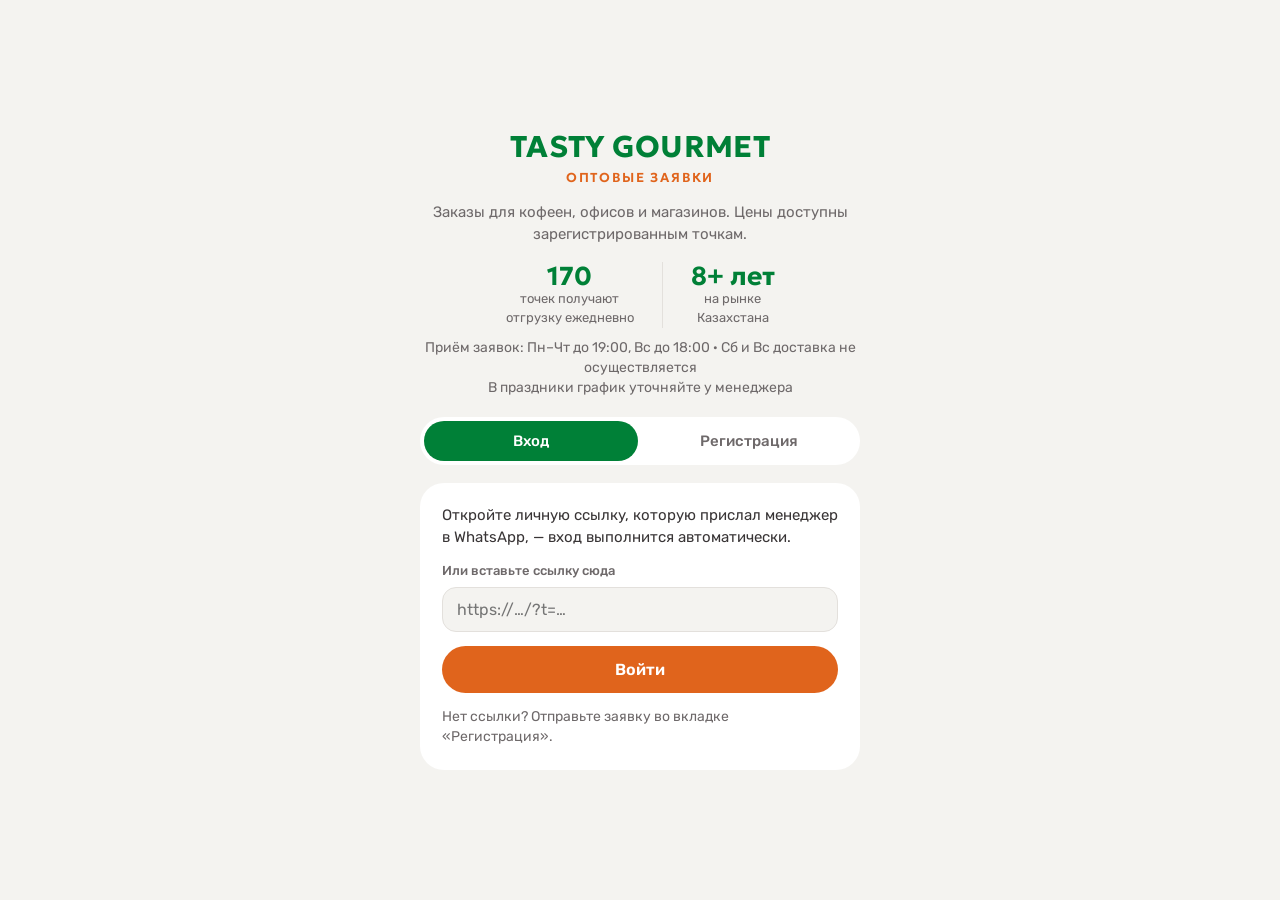
<file: index.html>
<!DOCTYPE html>
<html lang="ru">
<head>
<meta charset="utf-8">
<meta name="viewport" content="width=device-width, initial-scale=1">
<title>Tasty Gourmet — оптовые заявки</title>
<link rel="preconnect" href="https://fonts.googleapis.com">
<link rel="preconnect" href="https://fonts.gstatic.com" crossorigin>
<link href="https://fonts.googleapis.com/css2?family=Geologica:wght@400;500;600;700&family=Rubik:wght@400;500;600;700&display=swap&subset=cyrillic" rel="stylesheet">
<link rel="stylesheet" href="/shop.css">
</head>
<body>
<div id="app"><div class="boot">Загрузка…</div></div>
<script src="/config.js"></script>
<script src="/menu-order.js"></script>
<script src="/shop.js"></script>
</body>
</html>
</file>
<file: shop.css>
*{box-sizing:border-box}
html,body{margin:0;background:#f4f3f0}
body{color:#393536;font:16px/1.45 Rubik,system-ui,sans-serif}
a{color:#008037}a:hover{color:#006a2e}
input,select,textarea,button{font-family:inherit}
input::-webkit-outer-spin-button,input::-webkit-inner-spin-button{-webkit-appearance:none;margin:0}
button{cursor:pointer}
.boot{min-height:100vh;display:grid;place-items:center;color:#6e696a}
.page{min-height:100vh;padding-bottom:110px}
.geo{font-family:Geologica,sans-serif}
.green{color:#008037}.muted{color:#6e696a}
.field{display:grid;gap:6px;font-size:13px;font-weight:500;color:#6e696a}
.inp,.field input,.field textarea{font-size:16px;color:#393536;background:#f4f3f0;border:1px solid #e3e0dc;border-radius:14px;padding:12px 14px;width:100%}
.btn{border:0;border-radius:999px;padding:14px 22px;font:600 16px Rubik,sans-serif;color:#fff}
.btn-orange{background:#e0641c}.btn-orange:hover{background:#c95614}
.btn-green{background:#008037}.btn-green:hover{background:#006a2e}
.btn:disabled{opacity:.45;cursor:default}
.card{background:#fff;border-radius:24px;padding:22px;display:grid;gap:14px}
/* auth */
.auth{min-height:100vh;display:grid;place-items:center;padding:32px 16px}
.auth-in{width:100%;max-width:440px;display:grid;gap:18px}
.auth-head{display:grid;gap:6px;text-align:center}
.tabs{display:flex;gap:4px;background:#fff;padding:4px;border-radius:999px}
.tabs button{flex:1;border:0;border-radius:999px;padding:11px;font:500 15px Rubik,sans-serif}
/* header */
header.top{background:#fff;box-shadow:0 1px 0 #e3e0dc}
.wrap{max-width:1240px;margin:0 auto;padding:0 20px}
.top-row{padding:12px 20px;display:flex;align-items:center;gap:14px 20px;flex-wrap:wrap;max-width:1240px;margin:0 auto}
.logo{text-align:left;background:none;border:0;padding:0;font:700 21px/1 Geologica,sans-serif;color:#008037;text-transform:uppercase}
.rename{display:flex;align-items:center;gap:6px;background:none;border:0;padding:0;font:500 13px Rubik,sans-serif;color:#6e696a}
.rename u{font-size:12px}
.seg{display:flex;gap:2px;background:#f4f3f0;padding:3px;border-radius:999px;flex:none}
.seg button{border:0;border-radius:999px;padding:8px 14px;font:500 14px Rubik,sans-serif}
.sel{flex:1 1 200px;min-width:0;max-width:340px;font:500 14px Rubik,sans-serif;color:#393536;background:#fff;border:1px solid #e3e0dc;border-radius:999px;padding:9px 14px}
.nav{display:flex;align-items:center;gap:6px;margin-left:auto}
.nav .link{border:0;background:none;color:#393536;border-radius:999px;padding:10px 14px;font:500 15px Rubik,sans-serif}
.nav .link:hover{background:#f4f3f0}
.cart-btn{display:flex;align-items:center;gap:10px;border:0;background:#e0641c;color:#fff;border-radius:999px;padding:11px 18px;font:600 15px Rubik,sans-serif}
.cart-btn:hover{background:#c95614}
.search-row{max-width:1240px;margin:0 auto;padding:0 20px 12px;display:flex}
.search-row .search{margin-left:0;flex:1 1 auto;max-width:420px}
.chips-bar{position:sticky;top:0;z-index:20;background:#fff;box-shadow:0 1px 0 #e3e0dc;padding:8px 0}
.chips{max-width:1240px;margin:0 auto;padding:2px 20px;position:relative;display:flex;align-items:center;gap:8px;overflow-x:auto;-webkit-overflow-scrolling:touch;scrollbar-width:none}
.chips::-webkit-scrollbar{display:none}
.chips .chip{flex:none}
.closed-strip{margin-top:14px;border-radius:14px;padding:10px 16px;background:#fbe9de;color:#c95614;font:600 15px Rubik,sans-serif}
.chip{display:flex;align-items:center;gap:6px;border:1.5px solid;border-radius:999px;padding:7px 14px;font:500 14px/1.2 Rubik,sans-serif;white-space:nowrap}
.chip b{font:600 11px/1 Rubik,sans-serif;border-radius:999px;padding:3px 7px}
.search{margin-left:auto;flex:0 1 240px;min-width:160px;font-size:15px;color:#393536;background:#f4f3f0;border:1px solid transparent;border-radius:999px;padding:9px 16px}
/* menu */
main{max-width:1240px;margin:0 auto;padding:8px 20px 0}
.sched{margin-top:20px;border-radius:20px;padding:14px 18px;display:flex;align-items:center;justify-content:space-between;gap:12px 20px;flex-wrap:wrap}
.week{display:flex;gap:4px}
.week span{width:34px;height:34px;border-radius:50%;display:grid;place-items:center;font:500 13px Rubik,sans-serif}
section.cat{padding-top:28px}
h2.cat-h{display:flex;align-items:center;gap:10px;margin:0 0 16px;font:700 26px/1.1 Geologica,sans-serif;text-transform:uppercase;letter-spacing:.01em}
h2.cat-h i{width:12px;height:12px;border-radius:50%;flex:none}
.grid{display:grid;grid-template-columns:repeat(auto-fill,minmax(230px,1fr));gap:16px}
.dish{background:#fff;border-radius:22px;padding:12px 12px 14px;display:flex;flex-direction:column;gap:10px}
.ph{aspect-ratio:4/3;border-radius:16px;background:repeating-linear-gradient(135deg,#efece7 0 10px,#f7f5f1 10px 20px);display:grid;place-items:center;overflow:hidden}
.ph span{font:500 11px ui-monospace,Menlo,monospace;color:#8f8a88}
.ph img{width:100%;height:100%;object-fit:cover}
.dish-name{font:500 16px/1.3 Rubik,sans-serif;text-wrap:pretty;padding:0 4px;flex:1}
.dnum{color:#008037;font-weight:600;font-variant-numeric:tabular-nums}
.dish-row{display:flex;align-items:center;justify-content:space-between;gap:8px;padding:0 0 0 4px}
.price{font:700 18px Geologica,sans-serif;font-variant-numeric:tabular-nums;white-space:nowrap}
.add{display:flex;align-items:center;gap:4px;background:#fbe9de;border-radius:999px;padding:3px}
.add input{width:52px;height:36px;border:0;border-radius:999px;background:#fff;text-align:center;font:600 16px Rubik,sans-serif;color:#393536;padding:0}
.add button{height:36px;border:0;border-radius:999px;padding:0 14px;background:#e0641c;color:#fff;font:600 14px Rubik,sans-serif}
.add button:hover{background:#c95614}
.stepper{display:flex;align-items:center;gap:2px;background:#f4f3f0;border-radius:999px;padding:3px}
.stepper button{width:36px;height:36px;border:0;border-radius:50%;font:500 20px/1 Rubik,sans-serif}
.stepper .m{background:#fff;color:#393536}.stepper .p{background:#008037;color:#fff}
.stepper input{width:46px;height:36px;border:0;background:transparent;text-align:center;font:600 17px Rubik,sans-serif;color:#393536;padding:0}
.stepper.sm button{width:32px;height:32px;font-size:18px}.stepper.sm input{width:42px;height:32px;font-size:16px}
.certs-grid .dish{padding-bottom:16px}
.cert-title{font:600 16px/1.3 Geologica,sans-serif;color:#008037}
.cert-note{font-size:13px;color:#6e696a}
.cert-file{font-size:14px;font-weight:500}
footer.foot{margin-top:48px;padding:20px 0;border-top:1px solid #e3e0dc;display:flex;justify-content:space-between;gap:8px 24px;flex-wrap:wrap;font-size:14px;color:#6e696a}
.empty{text-align:center;color:#6e696a;padding:48px 0}
/* orders */
.orders{max-width:760px;margin:0 auto;padding:28px 20px 0;display:grid;gap:14px}
.order{background:#fff;border-radius:22px;padding:18px 20px;display:grid;gap:10px}
.order-top{display:flex;justify-content:space-between;gap:12px;flex-wrap:wrap;align-items:baseline}
.pill{font:500 12px Rubik,sans-serif;padding:3px 10px;border-radius:999px}
.timeline{list-style:none;margin:4px 0 0;padding:14px 16px;background:#f4f3f0;border-radius:16px;display:grid}
.timeline li{display:grid;grid-template-columns:18px 52px minmax(0,1fr);gap:10px;align-items:start;padding-bottom:12px}
.timeline .dot{width:12px;height:12px;border-radius:50%;margin-top:5px;box-shadow:0 0 0 3px #fff}
.btn-ghost{border:1px solid #e3e0dc;border-radius:999px;padding:8px 16px;background:#fff;color:#393536;font:500 14px Rubik,sans-serif}
.btn-ghost:hover{background:#f4f3f0}
.btn-soft{border:0;border-radius:999px;padding:9px 16px;background:#e7f2eb;color:#008037;font:600 14px Rubik,sans-serif}
.btn-soft:hover{background:#d5eadc}
/* float + modal + cart */
.float{position:fixed;left:0;right:0;bottom:20px;z-index:15;display:flex;justify-content:center;padding:0 16px;pointer-events:none}
.float button{pointer-events:auto;display:flex;align-items:center;gap:16px;width:100%;max-width:440px;border:0;border-radius:999px;padding:14px 22px;background:#e0641c;color:#fff;box-shadow:0 10px 30px rgba(224,100,28,.35)}
.float button:hover{background:#c95614}
.shade{position:fixed;inset:0;background:rgba(36,33,34,.45)}
.modal{position:fixed;left:50%;top:50%;transform:translate(-50%,-50%);z-index:51;width:min(440px,calc(100vw - 32px));max-height:calc(100vh - 32px);overflow:auto;background:#fff;border-radius:24px;padding:22px;display:grid;gap:14px}
.modal-h,.cart-h{display:flex;justify-content:space-between;align-items:center;gap:12px}
.x{width:36px;height:36px;border:0;border-radius:50%;background:#f4f3f0;color:#393536;font:400 20px/1 Rubik,sans-serif}
.pick{display:flex;align-items:center;gap:12px;text-align:left;border:1.5px solid;border-radius:16px;padding:12px 14px;font:500 15px Rubik,sans-serif;color:#393536}
.pick i{width:18px;height:18px;border-radius:50%;border:2px solid;flex:none}
aside.cart{position:fixed;top:0;right:0;bottom:0;z-index:41;width:min(460px,100vw);height:100vh;height:100dvh;max-height:100dvh;background:#f4f3f0;display:flex;flex-direction:column;overflow:hidden}
.cart-h{padding:18px 20px;background:#fff}
.cart-body{flex:1 1 auto;min-height:0;overflow-y:auto;-webkit-overflow-scrolling:touch;overscroll-behavior:contain;touch-action:pan-y;padding:14px 14px 16px;display:grid;gap:12px;align-content:start}
.cart-h,.cart-foot{flex:none}
body.lock{overflow:hidden;overscroll-behavior:none}
.lines{background:#fff;border-radius:20px;overflow:hidden}
.line{display:grid;grid-template-columns:minmax(0,1fr) auto;gap:6px 12px;align-items:center;padding:12px 14px;border-top:1px solid #efece7}
.line .rm{justify-self:start;border:0;background:none;padding:2px 0;color:#6e696a;font-size:13px}
.line .rm:hover{color:#b53137}
.box{background:#fff;border-radius:20px;padding:14px;display:grid;gap:10px}
.cart-foot{background:#fff;padding:16px 20px 20px;display:grid;gap:12px;box-shadow:0 -6px 20px rgba(57,53,54,.06)}
.bar{height:6px;border-radius:999px;background:#efece7;overflow:hidden}.bar div{height:100%;border-radius:999px}
.center{flex:1;display:grid;place-content:center;gap:12px;padding:32px;text-align:center}
.err{background:#f6e3e4;color:#b53137;border-radius:14px;padding:10px 14px;font-size:14px}
@media(max-width:560px){.nav .link.hide-sm{display:none}.search-row{padding:0 14px 10px}.search-row .search{max-width:none;padding:8px 14px}.chips{padding:2px 14px}}

.oitems{display:grid;font-size:14px}
.oi{display:grid;grid-template-columns:minmax(0,1fr) auto 92px;gap:12px;align-items:baseline;padding:5px 0;border-top:1px solid #f1eeea}
.oi:first-child{border-top:0}
.oi-q{color:#6e696a;font-variant-numeric:tabular-nums}
.oi-s{text-align:right;font-weight:500;font-variant-numeric:tabular-nums}

/* нижняя панель заказа (вместо отдельной корзины) */
.page{padding-bottom:170px}
.obar{position:fixed;left:0;right:0;bottom:0;z-index:30;background:#fff;box-shadow:0 -8px 24px rgba(57,53,54,.14);padding:10px 14px calc(10px + env(safe-area-inset-bottom))}
.obar-in{max-width:960px;margin:0 auto;display:grid;gap:8px}
.obar-panel{max-height:42vh;max-height:42dvh;overflow-y:auto;-webkit-overflow-scrolling:touch;overscroll-behavior:contain;background:#f4f3f0;border-radius:16px;padding:8px}
.obar-row{display:flex;align-items:center;gap:12px}
.obar-sum{flex:1;min-width:0;text-align:left;border:0;background:none;padding:2px 0;color:#393536;font:inherit}
.obar-sum u{text-decoration-thickness:1px;text-underline-offset:2px}
.obar .btn[disabled]{opacity:.5}
@media(max-width:420px){.obar .btn-orange{padding:14px 16px;font-size:15px}}

/* компактный вид: больше блюд на экране, меньше места под шапку */
.grid{grid-template-columns:repeat(auto-fill,minmax(320px,1fr));gap:8px 12px}
.dish-card{flex-direction:row;align-items:center;gap:12px;padding:8px 10px 8px 14px;border-radius:16px}
.dish-card .ph{width:56px;height:56px;aspect-ratio:auto;border-radius:12px;flex:none}
.dish-main{flex:1;min-width:0;display:grid;gap:2px;align-content:center}
.dish-card .dish-name{font:500 15px/1.25 Rubik,sans-serif;padding:0;flex:none}
.dish-card .price{font-size:16px}
.dish-ctl{flex:none}
.dish-card .add input{width:40px;height:34px;font-size:15px}
.dish-card .add button{height:34px;padding:0 12px;font-size:14px}
.dish-card .stepper button{width:34px;height:34px}
.dish-card .stepper input{width:38px;height:34px;font-size:16px}
section.cat{padding-top:16px}
h2.cat-h{font-size:22px;margin:0 0 10px}
.search-row{gap:8px;flex-wrap:wrap}
.search-row .search{flex:1 1 180px;max-width:none}
.note{flex:2 1 260px;min-width:0;font-size:15px;color:#393536;background:#f4f3f0;border:1px solid transparent;border-radius:999px;padding:9px 16px}
@media(max-width:560px){
  .top-row{padding:8px 14px;gap:4px 10px}
  .logo{font-size:18px}
  .nav{gap:0}.nav .link{padding:6px 8px;font-size:14px}
  .seg button{padding:6px 12px;font-size:13px}.sel{flex:1 1 140px;padding:7px 12px}
  .search-row{padding:0 14px 8px}.search-row .search,.note{flex:1 1 100%;padding:8px 14px;font-size:14px}
  .chips-bar{padding:6px 0}.chip{padding:6px 12px;font-size:13px}
  main{padding:0 12px}
  .grid{grid-template-columns:1fr}
  .closed-strip{margin-top:8px;padding:8px 12px;font-size:14px}
}

/* комментарий заметнее */
.note-box{flex:1 1 100%;display:grid;gap:3px;background:#fff6e8;border:1.5px solid #e0641c;border-radius:16px;padding:6px 12px 8px}
.note-box>span{font:600 12px Rubik,sans-serif;color:#c95614;text-transform:uppercase;letter-spacing:.03em}
.note-box .note{background:transparent;border:0;border-radius:0;padding:2px 0;flex:none;width:100%;font-size:16px}
.note-box .note::placeholder{color:#b39a86}
/* проверка заявки перед отправкой */
.modal.review{display:flex;flex-direction:column;gap:10px;overflow:hidden;max-height:calc(100vh - 24px);max-height:calc(100dvh - 24px)}
.modal.review>*{flex:none}
.modal.review>.rv-list{flex:1 1 auto}
.rv-where{font-size:14px;color:#6e696a}
.rv-list{overflow-y:auto;-webkit-overflow-scrolling:touch;overscroll-behavior:contain;border-top:1px solid #efece7;border-bottom:1px solid #efece7;min-height:0}
.rv-row{display:grid;grid-template-columns:minmax(0,1fr) auto 78px;gap:8px;align-items:baseline;padding:5px 0;font-size:14px;line-height:1.3;border-top:1px solid #f4f3f0}
.rv-row:first-child{border-top:0}
.rv-q{color:#6e696a;font-variant-numeric:tabular-nums}.rv-s{text-align:right;font-weight:600;font-variant-numeric:tabular-nums;white-space:nowrap}
.rv-comment{background:#fff6e8;border-radius:12px;padding:8px 12px;font-size:14px}
.rv-total{display:flex;justify-content:space-between;align-items:baseline}.rv-total b{font-size:24px}
.rv-btns{display:grid;grid-template-columns:1fr 2fr;gap:10px}.rv-btns .btn{padding:14px}
.modal.review{width:min(480px,calc(100vw - 20px))}

/* график работы и день меню */
.day-pill{display:inline-block;margin-top:12px;border-radius:999px;padding:7px 16px;background:#008037;color:#fff;font:700 14px Geologica,sans-serif;text-transform:uppercase;letter-spacing:.03em}
.holiday-strip{display:block;width:100%;text-align:left;margin-top:10px;border:0;border-radius:14px;padding:9px 14px;background:#fff6e8;color:#c95614;font:600 14px/1.3 Rubik,sans-serif}
.sch-card{background:#fff;border-radius:20px;padding:14px 16px;display:grid;gap:10px;margin-bottom:12px}
.sch-row{display:grid;grid-template-columns:130px minmax(0,1fr);gap:10px;align-items:baseline}
.sch-k{font:600 13px Rubik,sans-serif;color:#6e696a;text-transform:uppercase;letter-spacing:.03em}
.sch-v{font:500 16px/1.35 Rubik,sans-serif}
.sch-card .week{margin-top:4px}
.week span{background:#f4f3f0;color:#393536}.week span.off{background:transparent;color:#a8a2a0;box-shadow:inset 0 0 0 1px #d9d5d0}.week span.today{box-shadow:inset 0 0 0 2px #008037}
.sch-hol{background:#fff6e8;border:1.5px solid #e0641c}
.sch-h{font:700 14px Geologica,sans-serif;color:#c95614;text-transform:uppercase}
.sch-hr{font:500 16px/1.35 Rubik,sans-serif}
@media(max-width:420px){.sch-row{grid-template-columns:1fr;gap:2px}}
@media(max-width:560px){.nav{flex:1 1 100%;max-width:100%;overflow-x:auto;scrollbar-width:none;margin-left:0}.nav::-webkit-scrollbar{display:none}.nav .link{flex:none;white-space:nowrap}}

.obar-clear{border:0;background:none;padding:0;font:500 13px Rubik,sans-serif;color:#b53137;text-decoration:underline;text-underline-offset:2px}

.oc{background:#fff6e8;border-radius:12px;padding:8px 12px;font-size:14px;line-height:1.4;overflow-wrap:anywhere}
</file>
